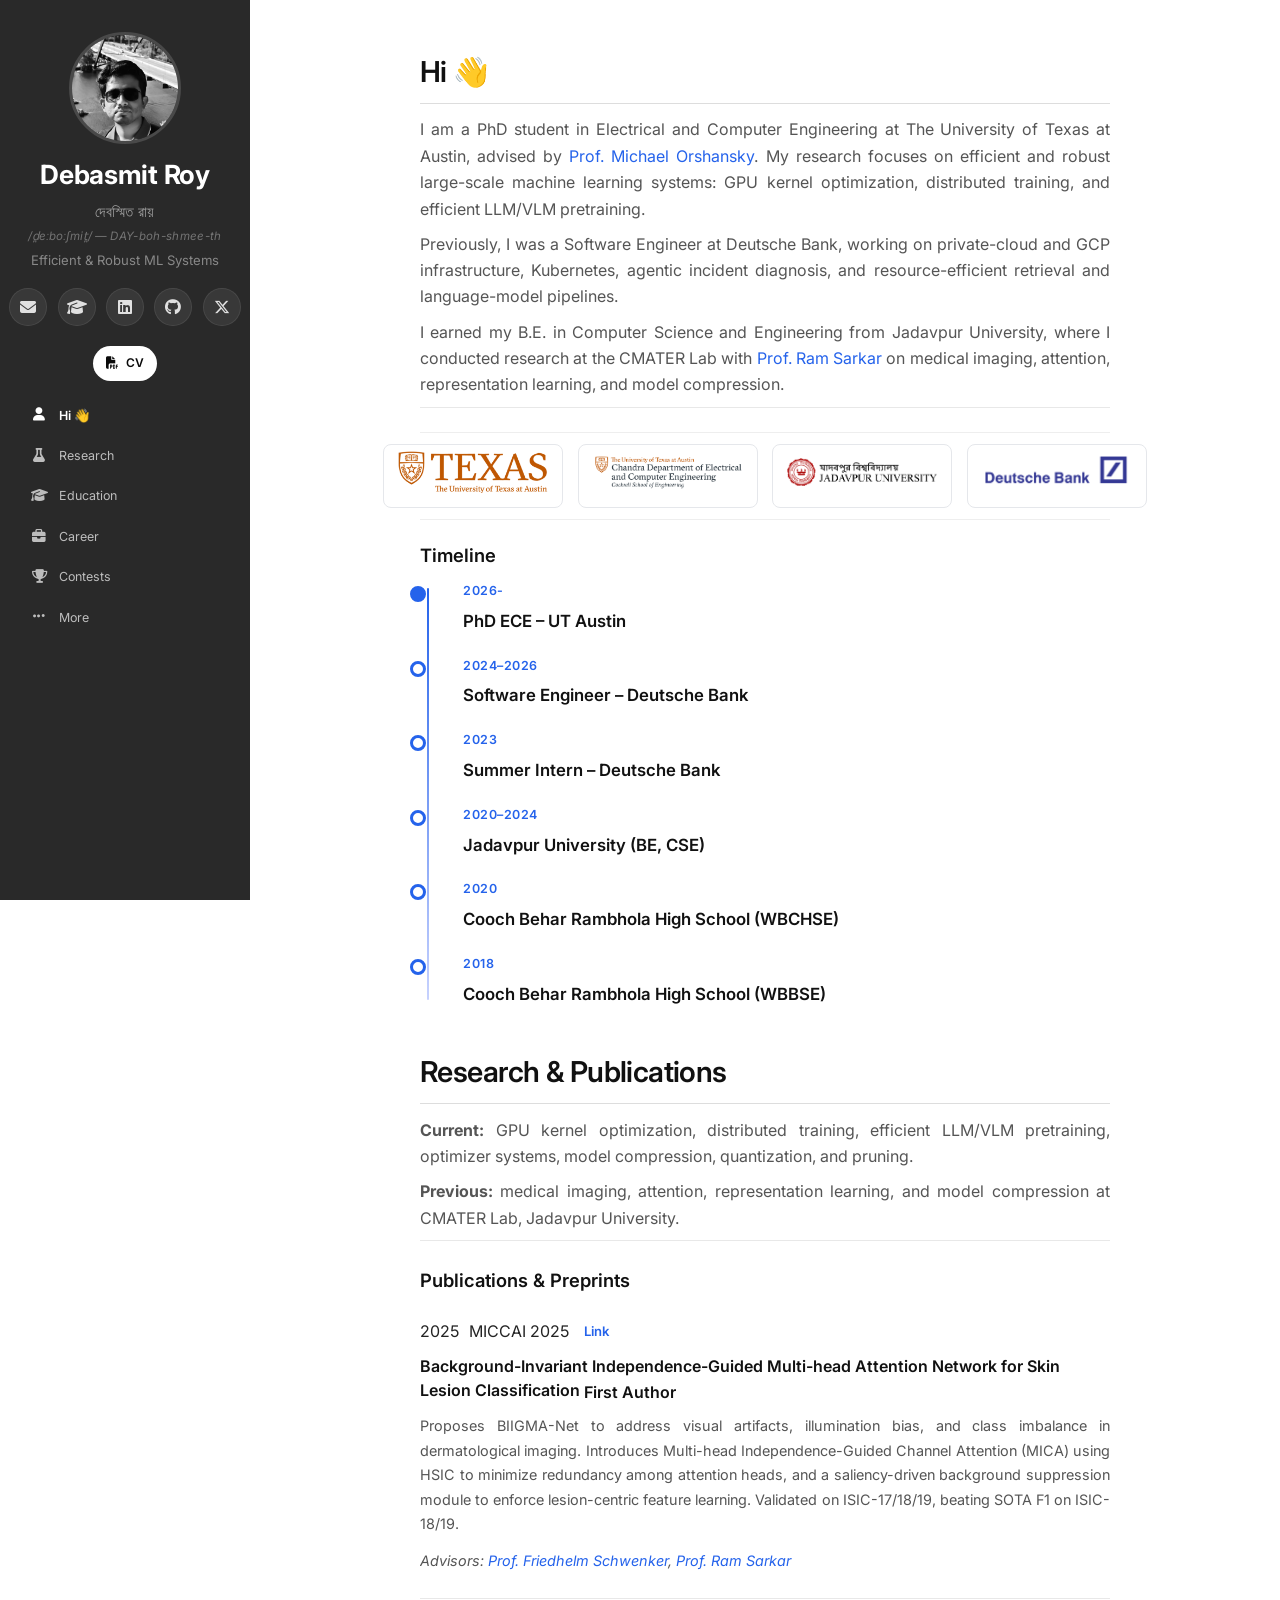
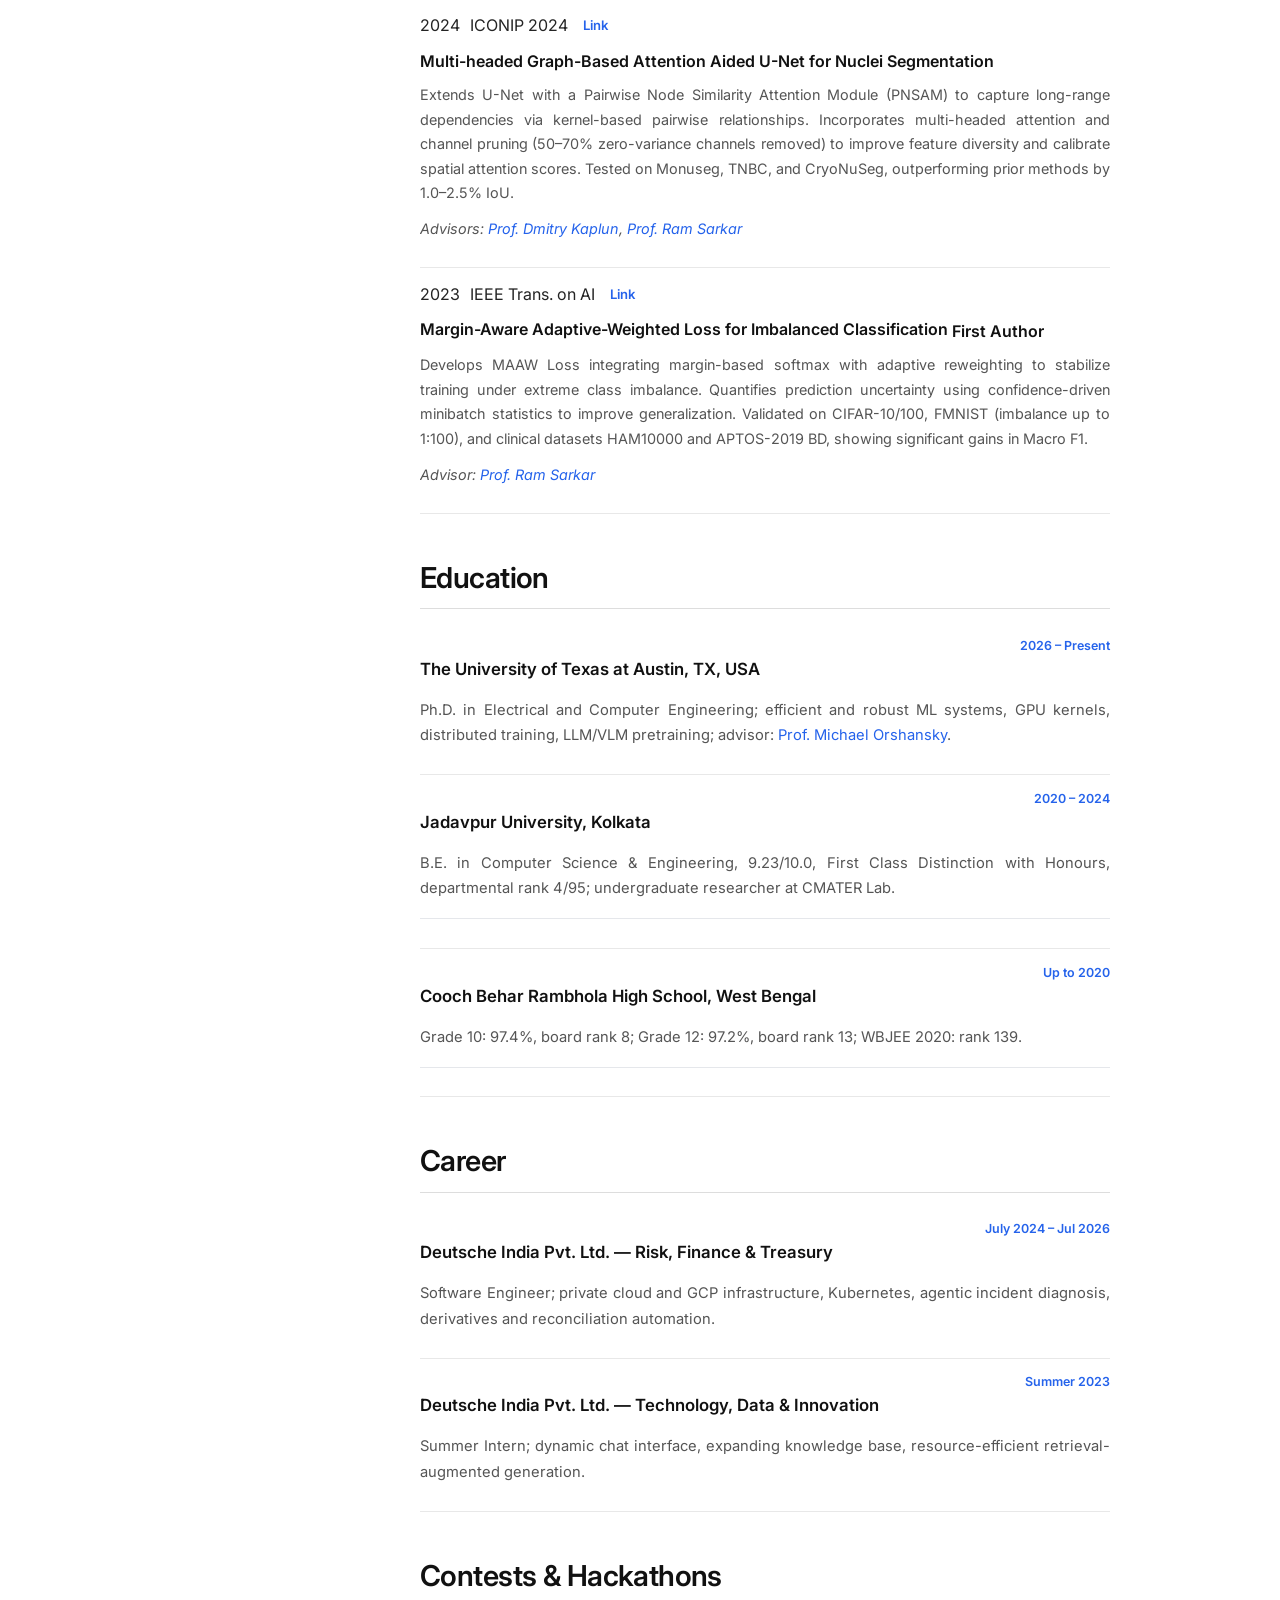
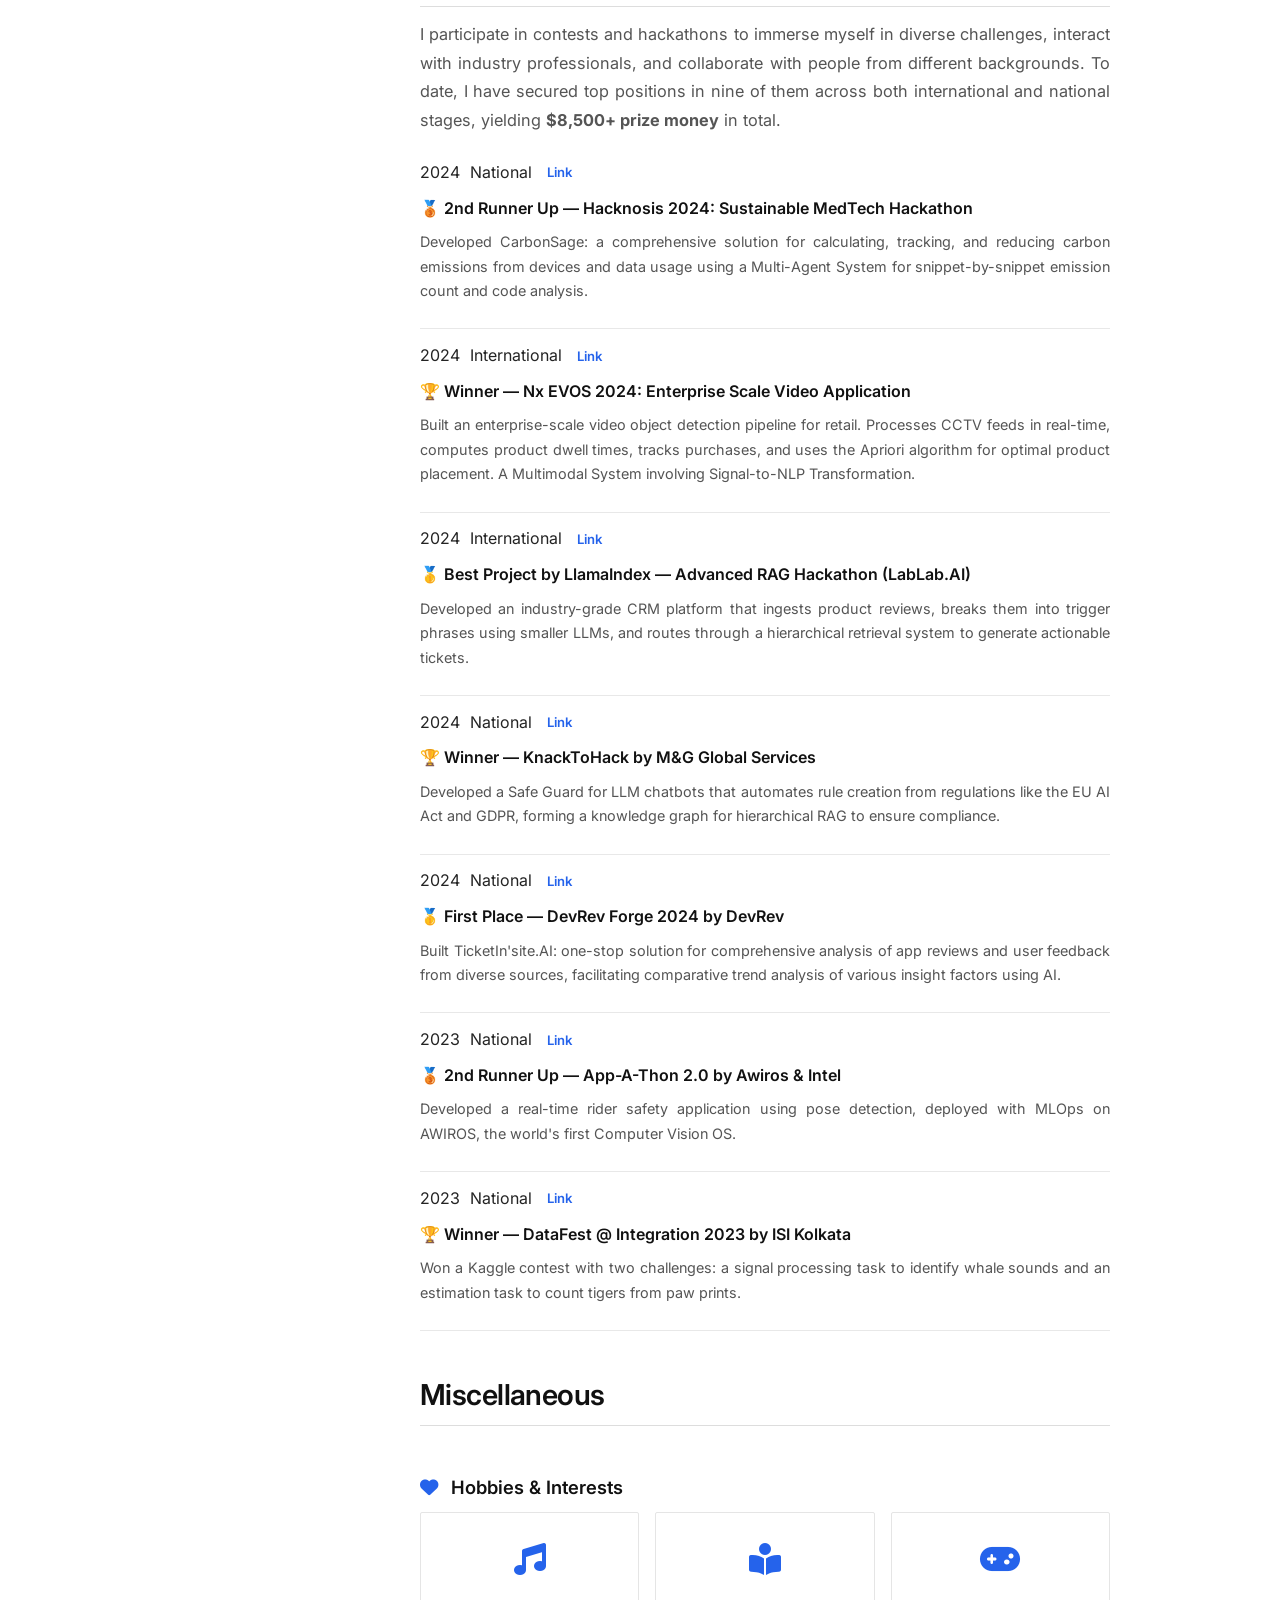
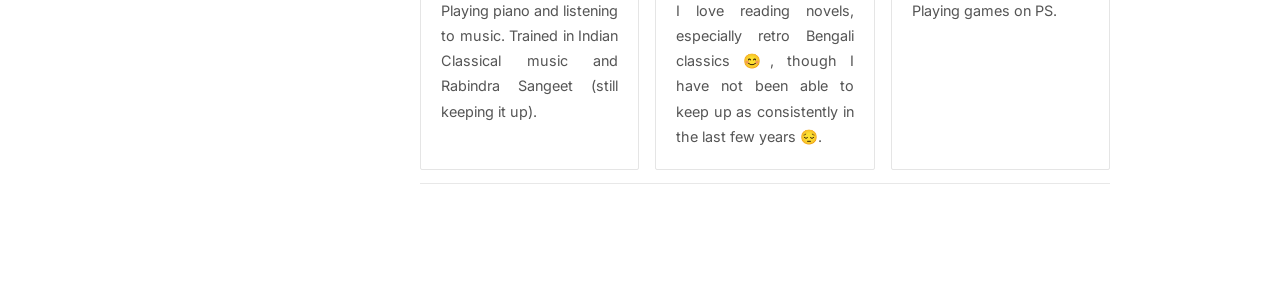
<file: index.html>
<!DOCTYPE html>
<html lang="en">
<head>
    <title>Debasmit Roy | Efficient ML Systems</title>
    <meta name="author" content="Debasmit Roy">
    <meta name="google-site-verification" content="I-tfGKoiEw6IZz7SE9Jtx8o0ryyJLMB5U3AyWJLV364" />
    <meta charset="UTF-8">
    <meta name="viewport" content="width=device-width, initial-scale=1.0">
    <meta name="description" content="Debasmit Roy is a PhD student at The University of Texas at Austin working on efficient and robust large-scale machine learning systems.">
    <link rel="canonical" href="https://debasmitroy2002.github.io/profile/">
    <link rel="icon" type="image/svg+xml" href="assets/profile/DR-round.svg?v=7">
    <link rel="icon" type="image/png" sizes="32x32" href="assets/profile/DR-1.png?v=7">
    <link rel="shortcut icon" href="assets/profile/DR-1.png?v=7">
    <link rel="apple-touch-icon" href="assets/profile/DR-1.png?v=7">
    <link href="https://fonts.googleapis.com/css2?family=Inter:wght@300;400;500;600;700&display=swap" rel="stylesheet">
    <link rel="stylesheet" href="https://cdnjs.cloudflare.com/ajax/libs/font-awesome/6.5.0/css/all.min.css">
    <link rel="stylesheet" href="style.css">
</head>
<body>

<!-- ========== LEFT PANEL ========== -->
<aside class="left-panel" id="leftPanel">
    <div class="profile-section">
        <div class="profile-pic-wrapper">
            <img src="assets/profile/dp.jpeg" alt="Debasmit Roy" class="profile-pic">
            <img src="assets/profile/sig.png" alt="Signature" class="signature-overlay">
        </div>
        <h1 class="profile-name">Debasmit Roy</h1>
        <p class="profile-name-bengali">দেবস্মিত রায়</p>
        <p class="profile-phonetic">/d̪eːboːʃmit̪/ &mdash; <span class="phonetic-hint">DAY-boh-shmee-th</span></p>
        <p class="profile-tagline">Efficient &amp; Robust ML Systems</p>
        <p class="profile-location"><i class="fas fa-map-marker-alt"></i> Austin, USA</p>
    </div>

    <div class="social-links">
        <a href="mailto:roy.debasmit@utexas.edu" title="Email"><i class="fas fa-envelope"></i></a>
        <a href="https://scholar.google.co.in/citations?user=Ovrj4IMAAAAJ&hl=en" target="_blank" rel="noopener noreferrer" title="Google Scholar"><i class="fas fa-graduation-cap"></i></a>
        <a href="https://www.linkedin.com/in/debasmit-roy-b21a1a183/" target="_blank" rel="noopener noreferrer" title="LinkedIn"><i class="fab fa-linkedin"></i></a>
        <a href="https://github.com/DEBASMITROY2002" target="_blank" rel="noopener noreferrer" title="GitHub"><i class="fab fa-github"></i></a>
        <a href="https://x.com/DebasmitR" target="_blank" rel="noopener noreferrer" title="X / Twitter"><i class="fab fa-x-twitter"></i></a>
    </div>

    <a href="assets/profile/resume.pdf" class="download-cv-btn" target="_blank" rel="noopener noreferrer">
        <i class="fas fa-file-pdf"></i> CV
    </a>

    <nav class="section-nav" aria-label="Page sections">
        <a class="nav-item active" href="#introduction"><i class="fas fa-user"></i> Hi 👋</a>
        <a class="nav-item" href="#research"><i class="fas fa-flask"></i> Research</a>
        <a class="nav-item" href="#education"><i class="fas fa-graduation-cap"></i> Education</a>
        <a class="nav-item" href="#career"><i class="fas fa-briefcase"></i> Career</a>
        <a class="nav-item" href="#contests"><i class="fas fa-trophy"></i> Contests</a>
        <a class="nav-item" href="#miscellaneous"><i class="fas fa-ellipsis-h"></i> More</a>
    </nav>

    <div class="qr-code-wrapper">
        <img src="assets/profile/qr-code.png" alt="QR Code" class="qr-code">
    </div>

    <footer class="left-footer">
        <p>&copy; 2025 Debasmit Roy</p>
    </footer>
</aside>

<!-- ========== RIGHT PANEL ========== -->
<main class="right-panel" id="rightPanel">

    <!-- ===== INTRODUCTION ===== -->
    <section class="content-section active" id="introduction">
        <h2>Hi 👋</h2>
        <div class="intro-text">
            <p>I am a PhD student in Electrical and Computer Engineering at <span class="keyword">The University of Texas at Austin</span>, advised by <span class="keyword"><a href="https://scholar.google.com/citations?user=vae65B0AAAAJ&amp;hl=en" target="_blank" rel="noopener noreferrer">Prof. Michael Orshansky</a></span>. My research focuses on efficient and robust large-scale machine learning systems: GPU kernel optimization, distributed training, and efficient LLM/VLM pretraining.</p>
            
            <p>Previously, I was a Software Engineer at <span class="keyword">Deutsche Bank</span>, working on private-cloud and GCP infrastructure, Kubernetes, agentic incident diagnosis, and resource-efficient retrieval and language-model pipelines.</p>

            <p>I earned my B.E. in Computer Science and Engineering from <span class="keyword">Jadavpur University</span>, where I conducted research at the <span class="keyword">CMATER Lab</span> with <span class="keyword"><a href="https://scholar.google.co.in/citations?hl=en&amp;user=bDj0BUEAAAAJ&amp;view_op=list_works&amp;sortby=pubdate" target="_blank" rel="noopener noreferrer">Prof. Ram Sarkar</a></span> on medical imaging, attention, representation learning, and model compression.</p>

        </div>

        <div class="intro-logo-banner" aria-label="Affiliations and institutions">
            <div class="intro-logo-track">
                <div class="intro-logo-group">
                    <div class="intro-logo-item">
                        <a href="https://www.utexas.edu/" target="_blank" rel="noopener noreferrer" aria-label="Visit The University of Texas at Austin website">
                            <img src="assets/education/ut-logo.avif" alt="UT Logo" class="intro-logo-ut">
                        </a>
                    </div>
                    <div class="intro-logo-item">
                        <a href="https://ece.utexas.edu/" target="_blank" rel="noopener noreferrer" aria-label="Visit UT Austin Department of Electrical and Computer Engineering website">
                            <img src="assets/education/logo-ece.png" alt="ECE Logo" class="intro-logo-ece">
                        </a>
                    </div>
                    <div class="intro-logo-item">
                        <a href="https://jadavpuruniversity.in/" target="_blank" rel="noopener noreferrer" aria-label="Visit Jadavpur University website">
                            <img src="assets/education/logo-ju.png" alt="Jadavpur University Logo" class="intro-logo-ju">
                        </a>
                    </div>
                    <div class="intro-logo-item">
                        <a href="https://www.db.com/" target="_blank" rel="noopener noreferrer" aria-label="Visit Deutsche Bank website">
                            <img src="assets/education/logo-db.png" alt="Deutsche Bank Logo" class="intro-logo-db">
                        </a>
                    </div>
                </div>
            </div>
        </div>

        <h3>Timeline</h3>
        <div class="timeline">
            <div class="timeline-item">
                <div class="timeline-dot"></div>
                <div class="timeline-date">2026-</div>
                <div class="timeline-body">
                    <h4>PhD ECE – UT Austin</h4>
                </div>
            </div>
            <div class="timeline-item">
                <div class="timeline-dot"></div>
                <div class="timeline-date">2024–2026</div>
                <div class="timeline-body">
                    <h4>Software Engineer – Deutsche Bank</h4>
                </div>
            </div>
            <div class="timeline-item">
                <div class="timeline-dot"></div>
                <div class="timeline-date">2023</div>
                <div class="timeline-body">
                    <h4>Summer Intern – Deutsche Bank</h4>
                </div>
            </div>
            <div class="timeline-item">
                <div class="timeline-dot"></div>
                <div class="timeline-date">2020–2024</div>
                <div class="timeline-body">
                    <h4>Jadavpur University (BE, CSE)</h4>
                </div>
            </div>
            <div class="timeline-item">
                <div class="timeline-dot"></div>
                <div class="timeline-date">2020</div>
                <div class="timeline-body">
                    <h4>Cooch Behar Rambhola High School (WBCHSE)</h4>
                </div>
            </div>
            <div class="timeline-item">
                <div class="timeline-dot"></div>
                <div class="timeline-date">2018</div>
                <div class="timeline-body">
                    <h4>Cooch Behar Rambhola High School (WBBSE)</h4>
                </div>
            </div>
        </div>
    </section>

    <!-- ===== RESEARCH & PUBLICATIONS ===== -->
    <section class="content-section" id="research">
        <h2>Research &amp; Publications</h2>

        <div class="research-overview">
            <p><strong>Current:</strong> GPU kernel optimization, distributed training, efficient LLM/VLM pretraining, optimizer systems, model compression, quantization, and pruning.</p>
            <p><strong>Previous:</strong> medical imaging, attention, representation learning, and model compression at CMATER Lab, Jadavpur University.</p>
        </div>

        <h3>Publications &amp; Preprints <button class="collapse-all-btn" data-target="publications"><i class="fas fa-compress-alt"></i> Minimize All</button></h3>
        <div class="card-list" id="publications">

            <!-- Paper 1 -->
            <div class="pub-card" data-expanded="false">
                <div class="pub-card-header">
                    <div class="pub-card-meta">
                        <span class="pub-year">2025</span>
                        <span class="pub-venue">MICCAI 2025</span>
                        <a href="https://papers.miccai.org/miccai-2025/paper/2868_paper.pdf" class="paper-link" target="_blank" rel="noopener noreferrer">Link</a>
                    </div>
                    <h4>Background-Invariant Independence-Guided Multi-head Attention Network for Skin Lesion Classification <span class="badge">First Author</span></h4>
                    <p>Proposes <span class="keyword">BIIGMA-Net</span> to address visual artifacts, illumination bias, and class imbalance in dermatological imaging. Introduces <span class="keyword">Multi-head Independence-Guided Channel Attention (MICA)</span> using <span class="keyword">HSIC</span> to minimize redundancy among attention heads, and a <span class="keyword">saliency-driven background suppression</span> module to enforce lesion-centric feature learning. Validated on ISIC-17/18/19, beating SOTA F1 on ISIC-18/19.</p>
                    <p class="paper-advisors">Advisors: <a href="https://scholar.google.com/citations?hl=en&amp;user=ie0eT6IAAAAJ&amp;view_op=list_works&amp;sortby=pubdate" target="_blank" rel="noopener noreferrer">Prof. Friedhelm Schwenker</a>, <a href="https://scholar.google.co.in/citations?hl=en&amp;user=bDj0BUEAAAAJ&amp;view_op=list_works&amp;sortby=pubdate" target="_blank" rel="noopener noreferrer">Prof. Ram Sarkar</a></p>
                </div>
                <div class="pub-card-images">
                    <div class="image-scroll-container">
                        <img src="assets/research/bigma/1.png" alt="BIIGMA-Net Architecture">
                        <img src="assets/research/bigma/2.png" alt="BIIGMA-Net Results">
                    </div>
                </div>
            </div>

            <!-- Paper 2 -->
            <div class="pub-card" data-expanded="false">
                <div class="pub-card-header">
                    <div class="pub-card-meta">
                        <span class="pub-year">2024</span>
                        <span class="pub-venue">ICONIP 2024</span>
                        <a href="https://link.springer.com/chapter/10.1007/978-981-96-6688-1_16" class="paper-link" target="_blank" rel="noopener noreferrer">Link</a>
                    </div>
                    <h4>Multi-headed Graph-Based Attention Aided U-Net for Nuclei Segmentation</h4>
                    <p>Extends U-Net with a <span class="keyword">Pairwise Node Similarity Attention Module (PNSAM)</span> to capture long-range dependencies via kernel-based pairwise relationships. Incorporates <span class="keyword">multi-headed attention</span> and <span class="keyword">channel pruning</span> (50–70% zero-variance channels removed) to improve feature diversity and calibrate spatial attention scores. Tested on Monuseg, TNBC, and CryoNuSeg, outperforming prior methods by 1.0–2.5% IoU.</p>
                    <p class="paper-advisors">Advisors: <a href="https://scholar.google.com/citations?user=cuLrvWAAAAAJ&amp;view_op=list_works&amp;sortby=pubdate" target="_blank" rel="noopener noreferrer">Prof. Dmitry Kaplun</a>, <a href="https://scholar.google.co.in/citations?hl=en&amp;user=bDj0BUEAAAAJ&amp;view_op=list_works&amp;sortby=pubdate" target="_blank" rel="noopener noreferrer">Prof. Ram Sarkar</a></p>
                </div>
                <div class="pub-card-images">
                    <div class="image-scroll-container">
                        <img src="assets/research/graph_iconip/1.png" alt="Graph Attention U-Net Architecture">
                        <img src="assets/research/graph_iconip/2.png" alt="Graph Attention Results">
                        <img src="assets/research/graph_iconip/3.png" alt="Graph Attention Comparison">
                    </div>
                </div>
            </div>

            <!-- Paper 3 -->
            <div class="pub-card" data-expanded="false">
                <div class="pub-card-header">
                    <div class="pub-card-meta">
                        <span class="pub-year">2023</span>
                        <span class="pub-venue">IEEE Trans. on AI</span>
                        <a href="https://ieeexplore.ieee.org/abstract/document/10123019/" class="paper-link" target="_blank" rel="noopener noreferrer">Link</a>
                    </div>
                    <h4>Margin-Aware Adaptive-Weighted Loss for Imbalanced Classification <span class="badge">First Author</span></h4>
                    <p>Develops <span class="keyword">MAAW Loss</span> integrating <span class="keyword">margin-based softmax</span> with <span class="keyword">adaptive reweighting</span> to stabilize training under extreme class imbalance. Quantifies prediction uncertainty using confidence-driven minibatch statistics to improve generalization. Validated on CIFAR-10/100, FMNIST (imbalance up to 1:100), and clinical datasets HAM10000 and APTOS-2019 BD, showing significant gains in Macro F1.</p>
                    <p class="paper-advisors">Advisor: <a href="https://scholar.google.co.in/citations?hl=en&amp;user=bDj0BUEAAAAJ&amp;view_op=list_works&amp;sortby=pubdate" target="_blank" rel="noopener noreferrer">Prof. Ram Sarkar</a></p>
                </div>
                <div class="pub-card-images">
                    <div class="image-scroll-container">
                        <img src="assets/research/maaw/1.png" alt="MAAW Loss Framework">
                        <img src="assets/research/maaw/2.png" alt="MAAW Loss Results">
                        <img src="assets/research/maaw/3.png" alt="MAAW Loss Comparison">
                    </div>
                </div>
            </div>
        </div>

    </section>

    <!-- ===== EDUCATION ===== -->
    <section class="content-section" id="education">
        <h2>Education</h2>

        <div class="edu-card">
            <div class="edu-card-icon"><i class="fas fa-university"></i></div>
            <div class="edu-card-content">
                <div class="edu-card-header">
                    <h3>The University of Texas at Austin, TX, USA</h3>
                    <span class="edu-year">2026 – Present</span>
                </div>
                <p class="edu-degree">Ph.D. in Electrical and Computer Engineering; efficient and robust ML systems, GPU kernels, distributed training, LLM/VLM pretraining; advisor: <a href="https://scholar.google.com/citations?user=vae65B0AAAAJ&amp;hl=en" target="_blank" rel="noopener noreferrer">Prof. Michael Orshansky</a>.</p>
            </div>
        </div>

        <div class="edu-card">
            <div class="edu-card-icon"><i class="fas fa-university"></i></div>
            <div class="edu-card-content">
                <div class="edu-card-header">
                    <h3>Jadavpur University, Kolkata</h3>
                    <span class="edu-year">2020 – 2024</span>
                </div>
                <p class="edu-degree">B.E. in Computer Science &amp; Engineering, 9.23/10.0, First Class Distinction with Honours, departmental rank 4/95; undergraduate researcher at CMATER Lab.</p>
                <div class="edu-media">
                    <!-- <iframe class="edu-map" src="https://www.google.com/maps/embed?pb=!1m18!1m12!1m3!1d3686.5!2d88.3709702!3d22.4999214!2m3!1f0!2f0!3f0!3m2!1i1024!2i768!4f13.1!3m3!1m2!1s0x3a0271237f28abe9%3A0xd047bab0c8bfb11c!2sJadavpur%20University!5e0!3m2!1sen!2sin!4v1713500000000" allowfullscreen="" loading="lazy" referrerpolicy="no-referrer-when-downgrade"></iframe> -->
                </div>
            </div>
        </div>

        <div class="edu-card">
            <div class="edu-card-icon"><i class="fas fa-school"></i></div>
            <div class="edu-card-content">
                <div class="edu-card-header">
                    <h3>Cooch Behar Rambhola High School, West Bengal</h3>
                    <span class="edu-year">Up to 2020</span>
                </div>
                <p class="edu-degree">Grade 10: 97.4%, board rank 8; Grade 12: 97.2%, board rank 13; WBJEE 2020: rank 139.</p>
                <div class="edu-media">
                    <!-- <iframe class="edu-map" src="https://www.google.com/maps/embed?pb=!1m18!1m12!1m3!1d1085!2d89.4440428!3d26.3333899!2m3!1f0!2f0!3f0!3m2!1i1024!2i768!4f13.1!3m3!1m2!1s0x39e2fe8510266d45%3A0x14f3864057d40f62!2sCoochbehar%20Rambhola%20High%20School!5e0!3m2!1sen!2sin!4v1713500000000" allowfullscreen="" loading="lazy" referrerpolicy="no-referrer-when-downgrade"></iframe> -->
                </div>
            </div>
        </div>
    </section>

    <!-- ===== CAREER ===== -->
    <section class="content-section" id="career">
        <h2>Career</h2>

        <div class="edu-card">
            <div class="edu-card-icon"><i class="fas fa-briefcase"></i></div>
            <div class="edu-card-content">
                <div class="edu-card-header">
                    <h3>Deutsche India Pvt. Ltd. &mdash; Risk, Finance &amp; Treasury</h3>
                    <span class="edu-year">July 2024 – Jul 2026</span>
                </div>
                <p class="edu-degree">Software Engineer; private cloud and GCP infrastructure, Kubernetes, agentic incident diagnosis, derivatives and reconciliation automation.</p>
            </div>
        </div>

        <div class="edu-card">
            <div class="edu-card-icon"><i class="fas fa-user-graduate"></i></div>
            <div class="edu-card-content">
                <div class="edu-card-header">
                    <h3>Deutsche India Pvt. Ltd. &mdash; Technology, Data &amp; Innovation</h3>
                    <span class="edu-year">Summer 2023</span>
                </div>
                <p class="edu-degree">Summer Intern; dynamic chat interface, expanding knowledge base, resource-efficient retrieval-augmented generation.</p>
            </div>
        </div>
    </section>

    <!-- ===== CONTESTS & HACKATHONS ===== -->
    <section class="content-section" id="contests">
        <h2>Contests &amp; Hackathons</h2>
        <p class="section-intro">I participate in contests and hackathons to immerse myself in diverse challenges, interact with industry professionals, and collaborate with people from different backgrounds. To date, I have secured top positions in nine of them across both international and national stages, yielding <strong>$8,500+ prize money</strong> in total.</p>

        <div class="card-list" id="hackathons-list">
            <div class="collapse-all-btn-wrapper"><button class="collapse-all-btn" data-target="hackathons-list"><i class="fas fa-compress-alt"></i> Minimize All</button></div>

            <div class="hack-card" data-expanded="true">
                <div class="pub-card-header">
                    <div class="pub-card-meta">
                        <span class="pub-year">2024</span>
                        <span class="pub-venue">National</span>
                        <a href="https://hacknosis.hackerearth.com/" class="paper-link" target="_blank" rel="noopener noreferrer">Link</a>
                    </div>
                    <h4>🥉 2nd Runner Up — Hacknosis 2024: Sustainable MedTech Hackathon</h4>
                    <p>Developed <span class="keyword">CarbonSage</span>: a comprehensive solution for calculating, tracking, and reducing carbon emissions from devices and data usage using a <span class="keyword">Multi-Agent System</span> for snippet-by-snippet emission count and code analysis.</p>
                </div>
            </div>

            <div class="hack-card" data-expanded="true">
                <div class="pub-card-header">
                    <div class="pub-card-meta">
                        <span class="pub-year">2024</span>
                        <span class="pub-venue">International</span>
                        <a href="https://nxevos.hackerearth.com/" class="paper-link" target="_blank" rel="noopener noreferrer">Link</a>
                    </div>
                    <h4>🏆 Winner — Nx EVOS 2024: Enterprise Scale Video Application</h4>
                    <p>Built an enterprise-scale <span class="keyword">video object detection pipeline</span> for retail. Processes CCTV feeds in real-time, computes product dwell times, tracks purchases, and uses the <span class="keyword">Apriori algorithm</span> for optimal product placement. A <span class="keyword">Multimodal System</span> involving <span class="keyword">Signal-to-NLP Transformation</span>.</p>
                </div>
            </div>

            <div class="hack-card" data-expanded="true">
                <div class="pub-card-header">
                    <div class="pub-card-meta">
                        <span class="pub-year">2024</span>
                        <span class="pub-venue">International</span>
                        <a href="https://lablab.ai/u/@debasmit2020/clwhv1t3j000h2afdj968jzph" class="paper-link" target="_blank" rel="noopener noreferrer">Link</a>
                    </div>
                    <h4>🥇 Best Project by LlamaIndex — Advanced RAG Hackathon (LabLab.AI)</h4>
                    <p>Developed an industry-grade <span class="keyword">CRM platform</span> that ingests product reviews, breaks them into trigger phrases using smaller LLMs, and routes through a <span class="keyword">hierarchical retrieval system</span> to generate actionable tickets.</p>
                </div>
            </div>

            <div class="hack-card" data-expanded="true">
                <div class="pub-card-header">
                    <div class="pub-card-meta">
                        <span class="pub-year">2024</span>
                        <span class="pub-venue">National</span>
                        <a href="https://drive.google.com/file/d/1s1P0pADh6CGlmtXZG44OKW5fGHw0kB8B/view" class="paper-link" target="_blank" rel="noopener noreferrer">Link</a>
                    </div>
                    <h4>🏆 Winner — KnackToHack by M&amp;G Global Services</h4>
                    <p>Developed a <span class="keyword">Safe Guard for LLM chatbots</span> that automates rule creation from regulations like the <span class="keyword">EU AI Act</span> and <span class="keyword">GDPR</span>, forming a knowledge graph for <span class="keyword">hierarchical RAG</span> to ensure compliance.</p>
                </div>
            </div>

            <div class="hack-card" data-expanded="true">
                <div class="pub-card-header">
                    <div class="pub-card-meta">
                        <span class="pub-year">2024</span>
                        <span class="pub-venue">National</span>
                        <a href="https://devfolio.co/projects/ticketinsiteai-fb2c" class="paper-link" target="_blank" rel="noopener noreferrer">Link</a>
                    </div>
                    <h4>🥇 First Place — DevRev Forge 2024 by DevRev</h4>
                    <p>Built <span class="keyword">TicketIn'site.AI</span>: one-stop solution for comprehensive analysis of app reviews and user feedback from diverse sources, facilitating comparative trend analysis of various insight factors using AI.</p>
                </div>
            </div>

            <div class="hack-card" data-expanded="true">
                <div class="pub-card-header">
                    <div class="pub-card-meta">
                        <span class="pub-year">2023</span>
                        <span class="pub-venue">National</span>
                        <a href="https://drive.google.com/file/d/1tsqAA7evyOVRmhiW9SoR8wpaDzkL-RxS/view" class="paper-link" target="_blank" rel="noopener noreferrer">Link</a>
                    </div>
                    <h4>🥉 2nd Runner Up — App-A-Thon 2.0 by Awiros &amp; Intel</h4>
                    <p>Developed a real-time <span class="keyword">rider safety application</span> using <span class="keyword">pose detection</span>, deployed with <span class="keyword">MLOps</span> on <span class="keyword">AWIROS</span>, the world's first Computer Vision OS.</p>
                </div>
            </div>

            <div class="hack-card" data-expanded="true">
                <div class="pub-card-header">
                    <div class="pub-card-meta">
                        <span class="pub-year">2023</span>
                        <span class="pub-venue">National</span>
                        <a href="https://credsverse.com/credentials/09e8ccef-0e12-4055-996f-4a74cc1ec837" class="paper-link" target="_blank" rel="noopener noreferrer">Link</a>
                    </div>
                    <h4>🏆 Winner — DataFest @ Integration 2023 by ISI Kolkata</h4>
                    <p>Won a Kaggle contest with two challenges: a <span class="keyword">signal processing</span> task to identify whale sounds and an <span class="keyword">estimation task</span> to count tigers from paw prints.</p>
                </div>
            </div>

        </div>
    </section>

    <!-- ===== MISCELLANEOUS ===== -->
    <section class="content-section" id="miscellaneous">
        <h2>Miscellaneous</h2>

        <div class="misc-block">
            <h3><i class="fas fa-heart"></i> Hobbies &amp; Interests</h3>
            <div class="hobbies-grid">
                <div class="hobby-card">
                    <div class="hobby-icon"><i class="fas fa-music"></i></div>
                    <p>Playing piano and listening to music. Trained in Indian Classical music and Rabindra Sangeet (still keeping it up).</p>
                </div>
                <div class="hobby-card">
                    <div class="hobby-icon"><i class="fas fa-book-reader"></i></div>
                    <p>I love reading novels, especially retro Bengali classics 😊, though I have not been able to keep up as consistently in the last few years 😔.</p>
                </div>
                <div class="hobby-card">
                    <div class="hobby-icon"><i class="fas fa-gamepad"></i></div>
                    <p>Playing games on PS.</p>
                </div>
            </div>
        </div>
    </section>

</main>

</body>
</html>
</file>
<file: style.css>
/* =============================================
   PROFILE PAGE — TWO-PANEL LAYOUT
   ============================================= */

@import url('https://fonts.googleapis.com/css2?family=Inter:wght@300;400;500;600;700&display=swap');

/* ---------- CSS Variables ---------- */
:root {
    --left-panel-width: 300px;
    --left-bg: #0a0a0a;
    --left-text: #e0e0e0;
    --left-text-muted: #888;
    --left-accent: #ffffff;
    --right-bg: #ffffff;
    --right-text: #1a1a1a;
    --right-text-secondary: #555;
    --heading-color: #111;
    --accent: #2563eb;
    --accent-hover: #1d4ed8;
    --card-bg: #f8f9fb;
    --card-border: #e5e7eb;
    --card-shadow: rgba(0, 0, 0, 0.06);
    --keyword-bg: #eef2ff;
    --keyword-text: #3730a3;
    --keyword-border: #c7d2fe;
    --kw-past-bg: #f3f4f6;
    --kw-past-text: #6b7280;
    --kw-present-bg: #dbeafe;
    --kw-present-text: #1e40af;
    --kw-future-bg: #ecfdf5;
    --kw-future-text: #065f46;
    --nav-active-bg: rgba(255, 255, 255, 0.08);
    --transition-speed: 0.3s;
    --radius: 10px;
    --radius-sm: 6px;
}

/* ---------- Reset & Base ---------- */
*, *::before, *::after {
    box-sizing: border-box;
    margin: 0;
    padding: 0;
}

html {
    scroll-behavior: smooth;
    font-size: 16px;
}

body {
    font-family: 'Inter', -apple-system, BlinkMacSystemFont, 'Segoe UI', sans-serif;
    line-height: 1.7;
    color: var(--right-text);
    background: var(--right-bg);
    display: flex;
    min-height: 100vh;
    overflow-x: hidden;
}

a {
    color: var(--accent);
    text-decoration: none;
    transition: color var(--transition-speed);
}

a:hover {
    color: var(--accent-hover);
}

ul {
    list-style: none;
}

/* =============================================
   LEFT PANEL
   ============================================= */
.left-panel {
    position: fixed;
    top: 0;
    left: 0;
    width: var(--left-panel-width);
    height: 100vh;
    background: var(--left-bg);
    color: var(--left-text);
    display: flex;
    flex-direction: column;
    align-items: center;
    padding: 2rem 1.25rem;
    overflow-y: auto;
    z-index: 100;
    scrollbar-width: thin;
    scrollbar-color: #333 transparent;
}

.left-panel::-webkit-scrollbar {
    width: 4px;
}

.left-panel::-webkit-scrollbar-thumb {
    background: #333;
    border-radius: 2px;
}

/* ----- Profile Section ----- */
.profile-section {
    text-align: center;
    margin-bottom: 1.25rem;
}

.profile-pic-wrapper {
    position: relative;
    width: 160px;
    height: 160px;
    margin: 0 auto 0.75rem;
}

.profile-pic {
    width: 100%;
    height: 100%;
    border-radius: 50%;
    object-fit: cover;
    border: 3px solid rgba(255, 255, 255, 0.15);
    transition: transform var(--transition-speed), border-color var(--transition-speed);
}

.profile-pic:hover {
    transform: scale(1.04);
    border-color: rgba(255, 255, 255, 0.4);
}

.signature-overlay {
    position: absolute;
    bottom: -18px;
    left: 50%;
    transform: translateX(-50%);
    width: 200px;
    height: auto;
    opacity: 0.85;
    pointer-events: none;
}

.profile-name {
    font-size: 1.35rem;
    font-weight: 700;
    color: #fff;
    margin-bottom: 0.15rem;
    letter-spacing: -0.01em;
}

.profile-name-bengali {
    font-size: 0.95rem;
    color: rgba(255, 255, 255, 0.55);
    margin-bottom: 0.1rem;
    letter-spacing: 0.02em;
}

.profile-phonetic {
    font-size: 0.72rem;
    color: rgba(255, 255, 255, 0.35);
    margin-bottom: 0.2rem;
    font-style: italic;
}

.phonetic-hint {
    letter-spacing: 0.03em;
}

.profile-tagline {
    font-size: 0.8rem;
    color: var(--left-text-muted);
    margin-bottom: 0.15rem;
}

.profile-location {
    font-size: 0.75rem;
    color: var(--left-text-muted);
}

.profile-location i {
    margin-right: 4px;
}

/* ----- Social Links ----- */
.social-links {
    display: flex;
    gap: 0.65rem;
    margin-bottom: 1rem;
}

.social-links a {
    width: 38px;
    height: 38px;
    border-radius: 50%;
    background: rgba(255, 255, 255, 0.07);
    display: flex;
    align-items: center;
    justify-content: center;
    color: var(--left-text);
    font-size: 1rem;
    transition: all var(--transition-speed);
    border: 1px solid rgba(255, 255, 255, 0.08);
}

.social-links a:hover {
    background: rgba(255, 255, 255, 0.15);
    color: #fff;
    transform: translateY(-2px);
}

/* ----- Download CV ----- */
.download-cv-btn {
    display: inline-flex;
    align-items: center;
    gap: 0.5rem;
    padding: 0.55rem 1.4rem;
    background: #fff;
    color: #0a0a0a;
    font-size: 0.8rem;
    font-weight: 600;
    border-radius: 100px;
    transition: all var(--transition-speed);
    margin-bottom: 1.5rem;
    text-decoration: none;
}

.download-cv-btn:hover {
    background: #e0e0e0;
    color: #000;
    transform: translateY(-1px);
}

.sidebar-chat-btn {
    width: 100%;
    display: inline-flex;
    align-items: center;
    justify-content: center;
    gap: 0.45rem;
    padding: 0.58rem 0.9rem;
    margin-bottom: 1.1rem;
    border: 1px solid rgba(255, 255, 255, 0.22);
    border-radius: 100px;
    background: rgba(255, 255, 255, 0.08);
    color: #fff;
    font-size: 0.77rem;
    font-weight: 600;
    letter-spacing: 0.01em;
    text-decoration: none;
    transition: all var(--transition-speed);
    text-align: center;
}

.sidebar-chat-btn:hover {
    background: rgba(255, 255, 255, 0.16);
    border-color: rgba(255, 255, 255, 0.35);
    color: #fff;
    transform: translateY(-1px);
}

/* ----- Section Navigation ----- */
.section-nav {
    width: 100%;
    display: flex;
    flex-direction: column;
    gap: 0.25rem;
    flex: 1;
}

.nav-item {
    display: flex;
    align-items: center;
    gap: 0.65rem;
    width: 100%;
    padding: 0.6rem 1rem;
    background: transparent;
    border: none;
    border-radius: var(--radius-sm);
    color: var(--left-text-muted);
    font-size: 0.82rem;
    font-family: inherit;
    cursor: pointer;
    transition: all var(--transition-speed);
    text-align: left;
    position: relative;
}

.nav-item i {
    width: 18px;
    text-align: center;
    font-size: 0.85rem;
}

.nav-item:hover {
    background: var(--nav-active-bg);
    color: var(--left-text);
}

.nav-item.active {
    background: var(--nav-active-bg);
    color: #fff;
    font-weight: 600;
}

.nav-item.active::before {
    content: '';
    position: absolute;
    left: 0;
    top: 50%;
    transform: translateY(-50%);
    width: 3px;
    height: 60%;
    background: var(--accent);
    border-radius: 0 2px 2px 0;
}

/* ----- QR Code ----- */
.qr-code-wrapper {
    display: flex;
    justify-content: center;
    padding: 1rem 0 0.5rem;
}

.qr-code {
    width: 130px;
    height: 130px;
    border-radius: 6px;
    opacity: 0.85;
}

/* ----- Left Footer ----- */
.left-footer {
    margin-top: auto;
    padding-top: 1rem;
}

.left-footer p {
    font-size: 0.7rem;
    color: var(--left-text-muted);
}

/* =============================================
   RIGHT PANEL
   ============================================= */
.right-panel {
    margin-left: var(--left-panel-width);
    width: calc(100% - var(--left-panel-width));
    min-height: 100vh;
    padding: 3rem 4rem;
    overflow-y: auto;
    background: var(--right-bg);
}

/* ----- Content Sections ----- */
.content-section {
    display: none;
    animation: fadeInSection 0.4s ease-out;
}

.content-section.active {
    display: block;
}

@keyframes fadeInSection {
    from {
        opacity: 0;
        transform: translateY(16px);
    }
    to {
        opacity: 1;
        transform: translateY(0);
    }
}

/* ----- Typography ----- */
.content-section h2 {
    font-size: 2.2rem;
    font-weight: 700;
    color: var(--heading-color);
    margin-bottom: 1.75rem;
    padding-bottom: 0.75rem;
    border-bottom: 2px solid #f0f0f0;
    letter-spacing: -0.02em;
}

.content-section h3 {
    font-size: 1.3rem;
    font-weight: 600;
    color: var(--heading-color);
    margin: 2rem 0 1rem;
}

.content-section h4 {
    font-size: 1.05rem;
    font-weight: 600;
    color: var(--heading-color);
    margin-bottom: 0.5rem;
}

.content-section p {
    color: var(--right-text-secondary);
    margin-bottom: 0.75rem;
    line-height: 1.75;
}

.section-intro {
    font-size: 1.02rem;
    margin-bottom: 1.5rem;
}

/* ----- Keywords ----- */
.keyword {
    display: inline;
    background: transparent;
    color: inherit;
    padding: 0;
    border-radius: 0;
    font-size: inherit;
    font-weight: inherit;
    border: 0;
    transition: none;
}

.keyword:hover {
    transform: none;
}

.kw-past {
    background: transparent;
    color: inherit;
    border-color: transparent;
}

.kw-present {
    background: transparent;
    color: inherit;
    border-color: transparent;
}

.kw-future {
    background: transparent;
    color: inherit;
    border-color: transparent;
}

/* ----- Badge ----- */
.badge {
    display: inline;
    background: transparent;
    color: inherit;
    font-size: inherit;
    font-weight: inherit;
    padding: 0;
    border-radius: 0;
    vertical-align: middle;
    margin-left: 0;
}

/* =============================================
   INTRO TEXT
   ============================================= */
.intro-text {
    background: var(--card-bg);
    border: 1px solid var(--card-border);
    border-radius: var(--radius);
    padding: 1.75rem;
    margin-bottom: 1.5rem;
    text-align: justify;
}

.intro-text p {
    font-size: 1.05rem;
    line-height: 1.85;
    margin-bottom: 0;
}

/* Rotating horizontal affiliation logos */
.intro-logo-banner {
    position: relative;
    margin: 0.75rem 0 1.8rem;
    overflow: hidden;
    border-radius: var(--radius);
    border: 1px solid var(--card-border);
    background: linear-gradient(90deg, #f8fafc 0%, #ffffff 50%, #f8fafc 100%);
    padding: 0.7rem 0;
}

.intro-logo-track {
    display: flex;
    width: 100%;
    justify-content: center;
}

.intro-logo-group {
    display: flex;
    align-items: center;
    gap: 0.9rem;
    padding: 0 0.9rem;
}

.intro-logo-item {
    width: 180px;
    min-width: 180px;
    height: 64px;
    flex: 0 0 auto;
    border-radius: 8px;
    border: 1px solid var(--card-border);
    background: #fff;
    display: flex;
    align-items: center;
    justify-content: center;
    padding: 0.55rem 0.8rem;
}

.intro-logo-item img {
    width: 100%;
    max-width: 150px;
    max-height: 42px;
    object-fit: contain;
}

.intro-logo-ut {
    max-width: 118px;
}

.intro-logo-ece {
    max-width: 126px;
}

.intro-logo-ju {
    max-width: 140px;
}

.intro-logo-db {
    max-width: 132px;
}

@media (max-width: 700px) {
    .intro-logo-banner {
        overflow-x: auto !important;
        overflow-y: hidden !important;
    }

    .intro-logo-track {
        width: max-content;
        justify-content: flex-start;
    }

    .intro-logo-item {
        width: 148px;
        min-width: 148px;
        height: 54px;
        padding: 0.45rem 0.65rem;
    }

    .intro-logo-item img {
        max-width: 124px;
        max-height: 34px;
    }
}

/* =============================================
   TIMELINE (Introduction)
   ============================================= */
.timeline {
    position: relative;
    padding-left: 2rem;
}

.timeline::before {
    content: '';
    position: absolute;
    left: 7px;
    top: 8px;
    bottom: 8px;
    width: 2px;
    background: linear-gradient(180deg, var(--accent), #c7d2fe);
    border-radius: 1px;
}

.timeline-item {
    position: relative;
    padding-left: 2rem;
    padding-bottom: 2rem;
}

.timeline-item:last-child {
    padding-bottom: 0;
}

.timeline-dot {
    position: absolute;
    left: -2rem;
    top: 6px;
    width: 16px;
    height: 16px;
    border-radius: 50%;
    background: #fff;
    border: 3px solid var(--accent);
    z-index: 1;
}

.timeline-item:first-child .timeline-dot {
    background: var(--accent);
}

.timeline-date {
    font-size: 0.78rem;
    font-weight: 600;
    color: var(--accent);
    text-transform: uppercase;
    letter-spacing: 0.04em;
    margin-bottom: 0.35rem;
}

.timeline-body h4 {
    margin-bottom: 0.3rem;
}

.timeline-body p {
    margin-bottom: 0;
    font-size: 0.92rem;
}

/* =============================================
   RESEARCH OVERVIEW
   ============================================= */
.research-overview {
    background: var(--card-bg);
    border: 1px solid var(--card-border);
    border-radius: var(--radius);
    padding: 1.75rem;
    margin-bottom: 1.5rem;
    text-align: justify;
}

.research-note {
    margin-top: 1rem;
    padding: 0.75rem 1rem;
    background: #fffbeb;
    border: 1px solid #fde68a;
    border-radius: var(--radius-sm);
    font-size: 0.9rem;
    color: #92400e;
    margin-bottom: 0 !important;
}

.research-note i {
    margin-right: 6px;
    color: #d97706;
}

/* Achievements list */
.achievements-list {
    list-style: none;
    padding: 0;
    margin: 0;
}

.achievements-list li {
    padding: 0.75rem 1rem;
    background: var(--card-bg);
    border: 1px solid var(--card-border);
    border-radius: var(--radius-sm);
    margin-bottom: 0.5rem;
    font-size: 0.95rem;
}

.achievements-list li i {
    margin-right: 8px;
    color: var(--accent);
}

/* =============================================
   PUBLICATION / HACKATHON / RESEARCH CARDS
   ============================================= */
.card-list {
    display: flex;
    flex-direction: column;
    gap: 1.25rem;
}

.pub-card,
.hack-card,
.research-interest-card {
    background: var(--card-bg);
    border: 1px solid var(--card-border);
    border-radius: var(--radius);
    overflow: hidden;
    transition: transform var(--transition-speed);
    cursor: pointer;
}

.hack-card .pub-card-images {
    display: none;
}

.philosophy-list {
    margin: 0.5rem 0 0.5rem 1.2rem;
    padding: 0;
    font-size: 0.95rem;
    line-height: 1.7;
}

.philosophy-note {
    font-style: italic;
    color: var(--text-secondary);
    margin-top: 0.5rem;
    font-size: 0.92rem;
}

.pub-card:hover,
.hack-card:hover,
.research-interest-card:hover {
    transform: translateY(-2px);
}

.pub-card-header {
    padding: 1.5rem;
}

.pub-card-meta {
    display: flex;
    gap: 0.6rem;
    margin-bottom: 0.6rem;
}

.pub-year {
    font-size: inherit;
    font-weight: inherit;
    background: transparent;
    color: inherit;
    padding: 0;
    border-radius: 0;
}

.pub-venue {
    font-size: inherit;
    font-weight: inherit;
    background: transparent;
    color: inherit;
    padding: 0;
    border-radius: 0;
    border: 0;
}

.pub-card-header h4 {
    font-size: 1rem;
    line-height: 1.5;
    margin-bottom: 0.65rem;
}

.pub-card-header p {
    font-size: 0.9rem;
    line-height: 1.7;
}

/* Paper advisors */
.paper-advisors {
    font-size: 0.85rem;
    color: var(--text-secondary);
    margin-top: 0.5rem;
    font-style: italic;
}

/* Paper / proof links */
.paper-link,
.proof-link {
    display: inline-flex;
    align-items: center;
    gap: 0.4rem;
    margin-top: 0.75rem;
    padding: 0.45rem 1rem;
    background: #9ca3af;
    color: #111827;
    opacity: 0.65;
    font-size: 0.8rem;
    font-weight: 600;
    border: 1px solid #9ca3af;
    border-radius: 100px;
    transition: background var(--transition-speed), opacity var(--transition-speed), color var(--transition-speed);
}

.paper-link:hover,
.proof-link:hover {
    background: #6b7280;
    border-color: #6b7280;
    color: #f9fafb;
    opacity: 0.78;
}

/* ----- Horizontally Scrollable Images ----- */
.pub-card-images {
    max-height: 0;
    overflow: hidden;
    transition: max-height 0.4s ease;
    border-top: 0 solid var(--card-border);
}

.pub-card[data-expanded="true"] .pub-card-images,
.hack-card[data-expanded="true"] .pub-card-images,
.research-interest-card[data-expanded="true"] .pub-card-images {
    max-height: 300px;
    border-top-width: 1px;
}

/* Collapse / Minimize All Button */
.collapse-all-btn {
    display: inline-flex;
    align-items: center;
    gap: 0.35rem;
    padding: 0.3rem 0.85rem;
    font-size: 0.75rem;
    font-weight: 600;
    font-family: inherit;
    background: #f3f4f6;
    color: var(--right-text-secondary);
    border: 1px solid var(--card-border);
    border-radius: 100px;
    cursor: pointer;
    transition: all var(--transition-speed);
    margin-left: 0.75rem;
    vertical-align: middle;
}

.collapse-all-btn:hover {
    background: #e5e7eb;
    color: var(--heading-color);
}

.collapse-all-btn-wrapper {
    margin-bottom: 0.75rem;
}

.image-scroll-container {
    display: flex;
    gap: 0.75rem;
    padding: 1rem 1.5rem;
    overflow-x: auto;
    scroll-snap-type: x mandatory;
    -webkit-overflow-scrolling: touch;
}

.image-scroll-container::-webkit-scrollbar {
    height: 6px;
}

.image-scroll-container::-webkit-scrollbar-track {
    background: #f0f0f0;
    border-radius: 3px;
}

.image-scroll-container::-webkit-scrollbar-thumb {
    background: #ccc;
    border-radius: 3px;
}

.image-scroll-container img {
    flex: 0 0 auto;
    height: 160px;
    width: auto;
    border-radius: var(--radius-sm);
    object-fit: cover;
    scroll-snap-align: start;
    cursor: pointer;
    transition: transform var(--transition-speed);
    border: 1px solid var(--card-border);
}

.image-scroll-container img:hover {
    transform: scale(1.03);
}

/* =============================================
   EDUCATION & CAREER CARDS
   ============================================= */
.edu-card {
    display: flex;
    gap: 1.25rem;
    background: var(--card-bg);
    border: 1px solid var(--card-border);
    border-radius: var(--radius);
    padding: 1.75rem;
    margin-bottom: 1.25rem;
    transition: transform var(--transition-speed);
}

.edu-card:hover {
    transform: translateY(-2px);
}

.edu-card-icon {
    flex-shrink: 0;
    width: 48px;
    height: 48px;
    background: var(--keyword-bg);
    color: var(--accent);
    border-radius: 50%;
    display: flex;
    align-items: center;
    justify-content: center;
    font-size: 1.2rem;
}

.edu-card-content {
    flex: 1;
    min-width: 0;
}

.edu-card-header {
    display: flex;
    justify-content: space-between;
    align-items: baseline;
    flex-wrap: wrap;
    gap: 0.5rem;
    margin-bottom: 0.35rem;
}

.edu-card-header h3 {
    font-size: 1.15rem;
    margin: 0;
}

.edu-year {
    font-size: 0.78rem;
    font-weight: 600;
    color: var(--accent);
    white-space: nowrap;
}

.edu-degree {
    font-size: 0.92rem;
    color: var(--right-text-secondary);
    margin-bottom: 0.75rem;
}

.edu-card-content ul {
    padding-left: 1.25rem;
    list-style: disc;
}

.edu-card-content li {
    font-size: 0.92rem;
    color: var(--right-text-secondary);
    margin-bottom: 0.5rem;
    line-height: 1.65;
}

.edu-card-content li a {
    font-weight: 500;
}

/* Education media (photo + map) */
.edu-media {
    display: flex;
    gap: 1rem;
    margin-top: 1rem;
    border-top: 1px solid var(--card-border);
    padding-top: 1rem;
}

.edu-photo {
    width: 50%;
    max-height: 200px;
    object-fit: cover;
    border-radius: var(--radius-sm);
}

.edu-map {
    width: 50%;
    height: 200px;
    border: 0;
    border-radius: var(--radius-sm);
}

@media (max-width: 600px) {
    .edu-media {
        flex-direction: column;
    }
    .edu-photo,
    .edu-map {
        width: 100%;
    }
}

/* =============================================
   MISCELLANEOUS SECTION
   ============================================= */
.misc-block {
    background: var(--card-bg);
    border: 1px solid var(--card-border);
    border-radius: var(--radius);
    padding: 1.75rem;
    margin-bottom: 1.5rem;
}

.misc-block h3 {
    margin-top: 0;
    margin-bottom: 1.25rem;
}

.misc-block h3 i {
    margin-right: 8px;
    color: var(--accent);
}

/* Skills Grid */
.skills-grid {
    display: grid;
    grid-template-columns: repeat(auto-fit, minmax(220px, 1fr));
    gap: 1.25rem;
    margin-bottom: 1.5rem;
}

.skill-group {
    padding: 1rem;
    background: #fff;
    border: 1px solid var(--card-border);
    border-radius: var(--radius-sm);
}

.skill-group h4 {
    font-size: 0.85rem;
    text-transform: uppercase;
    letter-spacing: 0.04em;
    color: var(--right-text-secondary);
    margin-bottom: 0.6rem;
}

.skill-group p {
    margin-bottom: 0;
    display: flex;
    flex-wrap: wrap;
    gap: 0.35rem;
}

.skill-group .keyword {
    font-size: inherit;
    padding: 0;
}

/* Certifications */
.cert-list {
    padding-left: 0;
    list-style: none;
}

.cert-list li {
    margin-bottom: 0.5rem;
}

.cert-list a {
    display: inline-flex;
    align-items: center;
    gap: 0.4rem;
    font-size: 0.9rem;
    font-weight: 500;
}

.cert-list i {
    color: #d97706;
}

/* Hobbies Grid */
.hobbies-grid {
    display: grid;
    grid-template-columns: repeat(auto-fit, minmax(200px, 1fr));
    gap: 1rem;
}

.hobby-card {
    text-align: center;
    padding: 1.25rem;
    background: #fff;
    border: 1px solid var(--card-border);
    border-radius: var(--radius-sm);
    transition: transform var(--transition-speed);
}

.hobby-card:hover {
    transform: translateY(-1px);
}

.hobby-icon {
    font-size: 2rem;
    color: var(--accent);
    margin-bottom: 0.65rem;
}

.hobby-card p {
    font-size: 0.9rem;
    margin-bottom: 0;
}

/* =============================================
   LIGHTBOX
   ============================================= */
.lightbox-overlay {
    position: fixed;
    inset: 0;
    background: rgba(0, 0, 0, 0.85);
    z-index: 1000;
    display: none;
    align-items: center;
    justify-content: center;
    backdrop-filter: blur(4px);
}

.lightbox-overlay.active {
    display: flex;
}

.lightbox-content {
    position: relative;
    max-width: 80vw;
    max-height: 80vh;
    display: flex;
    flex-direction: column;
    align-items: center;
}

.lightbox-img {
    max-width: 100%;
    max-height: 70vh;
    border-radius: var(--radius);
    object-fit: contain;
}

.lightbox-close,
.lightbox-prev,
.lightbox-next {
    position: absolute;
    background: rgba(255, 255, 255, 0.15);
    border: none;
    color: #fff;
    width: 44px;
    height: 44px;
    border-radius: 50%;
    font-size: 1.1rem;
    cursor: pointer;
    transition: background var(--transition-speed);
    display: flex;
    align-items: center;
    justify-content: center;
}

.lightbox-close:hover,
.lightbox-prev:hover,
.lightbox-next:hover {
    background: rgba(255, 255, 255, 0.3);
}

.lightbox-close {
    top: -20px;
    right: -20px;
}

.lightbox-prev {
    left: -60px;
    top: 50%;
    transform: translateY(-50%);
}

.lightbox-next {
    right: -60px;
    top: 50%;
    transform: translateY(-50%);
}

.lightbox-dots {
    display: flex;
    gap: 8px;
    margin-top: 1rem;
}

.lightbox-dot {
    width: 10px;
    height: 10px;
    border-radius: 50%;
    background: rgba(255, 255, 255, 0.35);
    border: none;
    cursor: pointer;
    transition: background var(--transition-speed);
}

.lightbox-dot.active {
    background: #fff;
}

/* =============================================
   RESPONSIVE
   ============================================= */
@media (max-width: 1024px) {
    .right-panel {
        padding: 2.5rem 2rem;
    }
}

@media (max-width: 768px) {
    :root {
        --left-panel-width: 0px;
    }

    .left-panel {
        position: fixed;
        transform: translateX(-100%);
        width: 280px;
        transition: transform 0.35s ease;
        z-index: 200;
    }

    .left-panel.open {
        transform: translateX(0);
    }

    .right-panel {
        margin-left: 0;
        width: 100%;
        padding: 1.5rem 1.25rem;
        padding-top: 4rem;
    }

    .mobile-menu-btn {
        display: flex !important;
    }

    .mobile-overlay {
        display: block !important;
    }

    .content-section h2 {
        font-size: 1.7rem;
    }

    .edu-card {
        flex-direction: column;
    }

    .edu-card-header {
        flex-direction: column;
    }

    .lightbox-prev { left: -10px; }
    .lightbox-next { right: -10px; }
    .lightbox-close { top: -50px; right: 0; }
}

/* Mobile menu button (hidden on desktop) */
.mobile-menu-btn {
    display: none;
    position: fixed;
    top: 1rem;
    left: 1rem;
    z-index: 300;
    width: 44px;
    height: 44px;
    border-radius: 50%;
    background: var(--left-bg);
    color: #fff;
    border: none;
    font-size: 1.2rem;
    cursor: pointer;
    align-items: center;
    justify-content: center;
}

.mobile-menu-btn.attention-ping {
    animation: mobileBtnPulse 1.2s ease-in-out infinite, mobileBtnNudge 0.7s ease-in-out infinite;
    box-shadow: 0 0 0 0 rgba(37, 99, 235, 0.5);
}

.mobile-menu-hint {
    display: none;
    position: fixed;
    top: 1.55rem;
    left: 3.95rem;
    z-index: 305;
    padding: 0.28rem 0.6rem;
    border-radius: 999px;
    background: rgba(17, 24, 39, 0.9);
    color: #f9fafb;
    font-size: 0.72rem;
    font-weight: 600;
    letter-spacing: 0.01em;
    opacity: 0;
    transform: translateX(-6px);
    transition: opacity 0.28s ease, transform 0.28s ease;
    pointer-events: none;
}

.mobile-menu-hint.active {
    opacity: 1;
    transform: translateX(0);
}

@keyframes mobileBtnPulse {
    0% {
        transform: scale(1);
        box-shadow: 0 0 0 0 rgba(37, 99, 235, 0.5);
    }
    70% {
        transform: scale(1.06);
        box-shadow: 0 0 0 12px rgba(37, 99, 235, 0);
    }
    100% {
        transform: scale(1);
        box-shadow: 0 0 0 0 rgba(37, 99, 235, 0);
    }
}

@keyframes mobileBtnNudge {
    0%,
    100% {
        margin-left: 0;
    }
    25% {
        margin-left: -2px;
    }
    75% {
        margin-left: 2px;
    }
}

@media (prefers-reduced-motion: reduce) {
    .mobile-menu-btn.attention-ping {
        animation: none;
    }

    .mobile-menu-hint {
        transition: none;
    }
}

@media (max-width: 768px) {
    .mobile-menu-hint {
        display: block;
    }
}

.mobile-overlay {
    display: none;
    position: fixed;
    inset: 0;
    background: rgba(0,0,0,0.4);
    z-index: 150;
    opacity: 0;
    pointer-events: none;
    transition: opacity 0.3s;
}

.mobile-overlay.active {
    opacity: 1;
    pointer-events: auto;
}

/* =============================================
   SINGLE-PAGE MINIMAL LAYOUT
   ============================================= */
body {
    display: block;
    background: #fff;
    color: #242424;
}

.left-panel {
    position: fixed;
    top: 0;
    left: 0;
    transform: none !important;
    transition: none;
    width: 250px;
    height: 100vh;
    padding: 2rem 1.25rem;
    display: flex;
    flex-direction: column;
    gap: 1rem;
    overflow: hidden;
    background: #292929;
}

.profile-section {
    grid-area: profile;
    margin: 0;
    text-align: center;
}

.profile-pic-wrapper {
    width: 112px;
    height: 112px;
    margin-bottom: 0.5rem;
}

.signature-overlay,
.profile-location,
.qr-code-wrapper,
.left-footer {
    display: none;
}

.profile-name-bengali,
.profile-phonetic {
    display: block;
}

.profile-name {
    font-size: 1.65rem;
}

.profile-tagline {
    font-size: 0.82rem;
    margin: 0;
}

.social-links {
    justify-content: center;
    margin: 0 0 0.25rem;
}

.download-cv-btn,
.sidebar-chat-btn {
    width: auto;
    margin: 0;
    padding: 0.45rem 0.8rem;
    font-size: 0.75rem;
}

.sidebar-chat-btn {
    justify-content: center;
}

.download-cv-btn {
    align-self: center;
}

.section-nav {
    flex-direction: column;
    gap: 0.2rem;
}

.nav-item {
    width: 100%;
    padding: 0.5rem 0.65rem;
    border-radius: 2px;
    color: #bdbdbd;
    font-size: 0.78rem;
}

.nav-item.active,
.nav-item:hover {
    background: transparent;
    color: #fff;
}

.nav-item.active::before {
    display: none;
}

.right-panel {
    width: calc(100% - 250px);
    margin-left: 250px;
    margin-right: 0;
    padding: 3rem max(2rem, calc((100% - 940px) / 2)) 5rem;
    overflow: visible;
}

.content-section,
.content-section.active {
    display: block;
    margin: 0 0 2.5rem;
    scroll-margin-top: 1.5rem;
    animation: none;
}

.content-section h2 {
    margin-bottom: 0.8rem;
    padding-bottom: 0.35rem;
    border-bottom: 1px solid #ddd;
    font-size: 1.8rem;
    font-weight: 600;
}

.content-section h3 {
    margin: 1.25rem 0 0.55rem;
    font-size: 1.15rem;
}

.intro-text,
.research-overview,
.edu-card,
.pub-card,
.hack-card,
.research-interest-card,
.misc-block {
    background: transparent;
    border: 0;
    border-bottom: 1px solid #e8e8e8;
    border-radius: 0;
    box-shadow: none;
}

.intro-text,
.research-overview {
    padding: 0;
    text-align: left;
}

.intro-text p,
.research-overview p {
    font-size: 1rem;
    line-height: 1.65;
    margin-bottom: 0.55rem;
}

.content-section p {
    text-align: justify;
}

.intro-logo-banner {
    border: 0;
    border-top: 1px solid #eee;
    border-bottom: 1px solid #eee;
    border-radius: 0;
    background: transparent;
    margin: 1rem 0;
    overflow: visible;
}

.intro-logo-track {
    overflow: visible;
}

.intro-logo-group {
    justify-content: center;
    width: 100%;
}

.timeline {
    padding-left: 1.4rem;
}

.timeline-item {
    padding-left: 1.3rem;
    padding-bottom: 0.9rem;
}

.card-list {
    gap: 0;
}

.pub-card,
.hack-card,
.research-interest-card {
    cursor: default;
}

.pub-card-header {
    padding: 0.8rem 0;
}

.pub-card-header h4 {
    font-size: 1rem;
}

.pub-card-images,
.pub-card[data-expanded="true"] .pub-card-images,
.hack-card[data-expanded="true"] .pub-card-images,
.research-interest-card[data-expanded="true"] .pub-card-images {
    max-height: none;
    border-top: 0;
}

.image-scroll-container {
    padding: 0 0 1.2rem;
}

.pub-card-images {
    max-height: 0 !important;
    overflow: hidden;
    border-top: 0 !important;
}

.pub-card-meta {
    align-items: center;
}

.pub-card-meta .paper-link {
    margin: 0 0 0 0.35rem;
    padding: 0;
    background: transparent;
    border: 0;
    color: var(--accent);
    opacity: 1;
    font-size: 0.82rem;
}

.collapse-all-btn,
.collapse-all-btn-wrapper {
    display: none;
}

.edu-card {
    padding: 0.8rem 0;
    margin-bottom: 0;
    gap: 1rem;
}

.edu-card-icon {
    display: none;
}

.edu-card-header {
    align-items: flex-start;
}

.edu-card-header h3 {
    font-size: 1.05rem;
}

.misc-block {
    padding: 0.8rem 0;
}

.skill-group,
.hobby-card {
    background: transparent;
    border: 1px solid #e5e5e5;
    border-radius: 2px;
}

.mobile-menu-btn,
.mobile-menu-hint,
.mobile-overlay {
    display: none !important;
}

@media (max-width: 768px) {
    .left-panel {
        position: relative;
        width: 100%;
        height: auto;
        padding: 1.25rem;
        display: grid;
        grid-template-columns: 1fr 1fr;
        grid-template-areas:
            "profile profile"
            "social social"
            "download chat"
            "nav nav";
        gap: 0.9rem;
        overflow: visible;
    }

    .profile-section {
        grid-area: profile;
    }

    .social-links {
        grid-area: social;
    }

    .download-cv-btn {
        grid-area: download;
        grid-column: 1 / -1;
        justify-self: center;
    }

    .sidebar-chat-btn {
        grid-area: chat;
        justify-self: stretch;
    }

    .section-nav {
        grid-area: nav;
        flex-direction: row;
        justify-content: center;
        flex-wrap: wrap;
    }

    .nav-item {
        width: auto;
    }

    .right-panel {
        width: min(100% - 2rem, 940px);
        margin: 0 auto;
        padding: 2.25rem 0 4rem;
    }

    .intro-logo-banner {
        overflow-x: auto;
        overflow-y: hidden;
    }

    .intro-logo-track {
        width: max-content;
    }

    .intro-logo-group {
        width: max-content;
    }
}

@media (max-width: 640px) {
    .left-panel {
        grid-template-columns: 1fr 1fr;
    }

    .download-cv-btn {
        justify-content: center;
    }

    .right-panel {
        width: min(100% - 2rem, 940px);
        padding-top: 2.25rem;
    }

    .content-section h2 {
        font-size: 1.55rem;
    }
}
</file>
